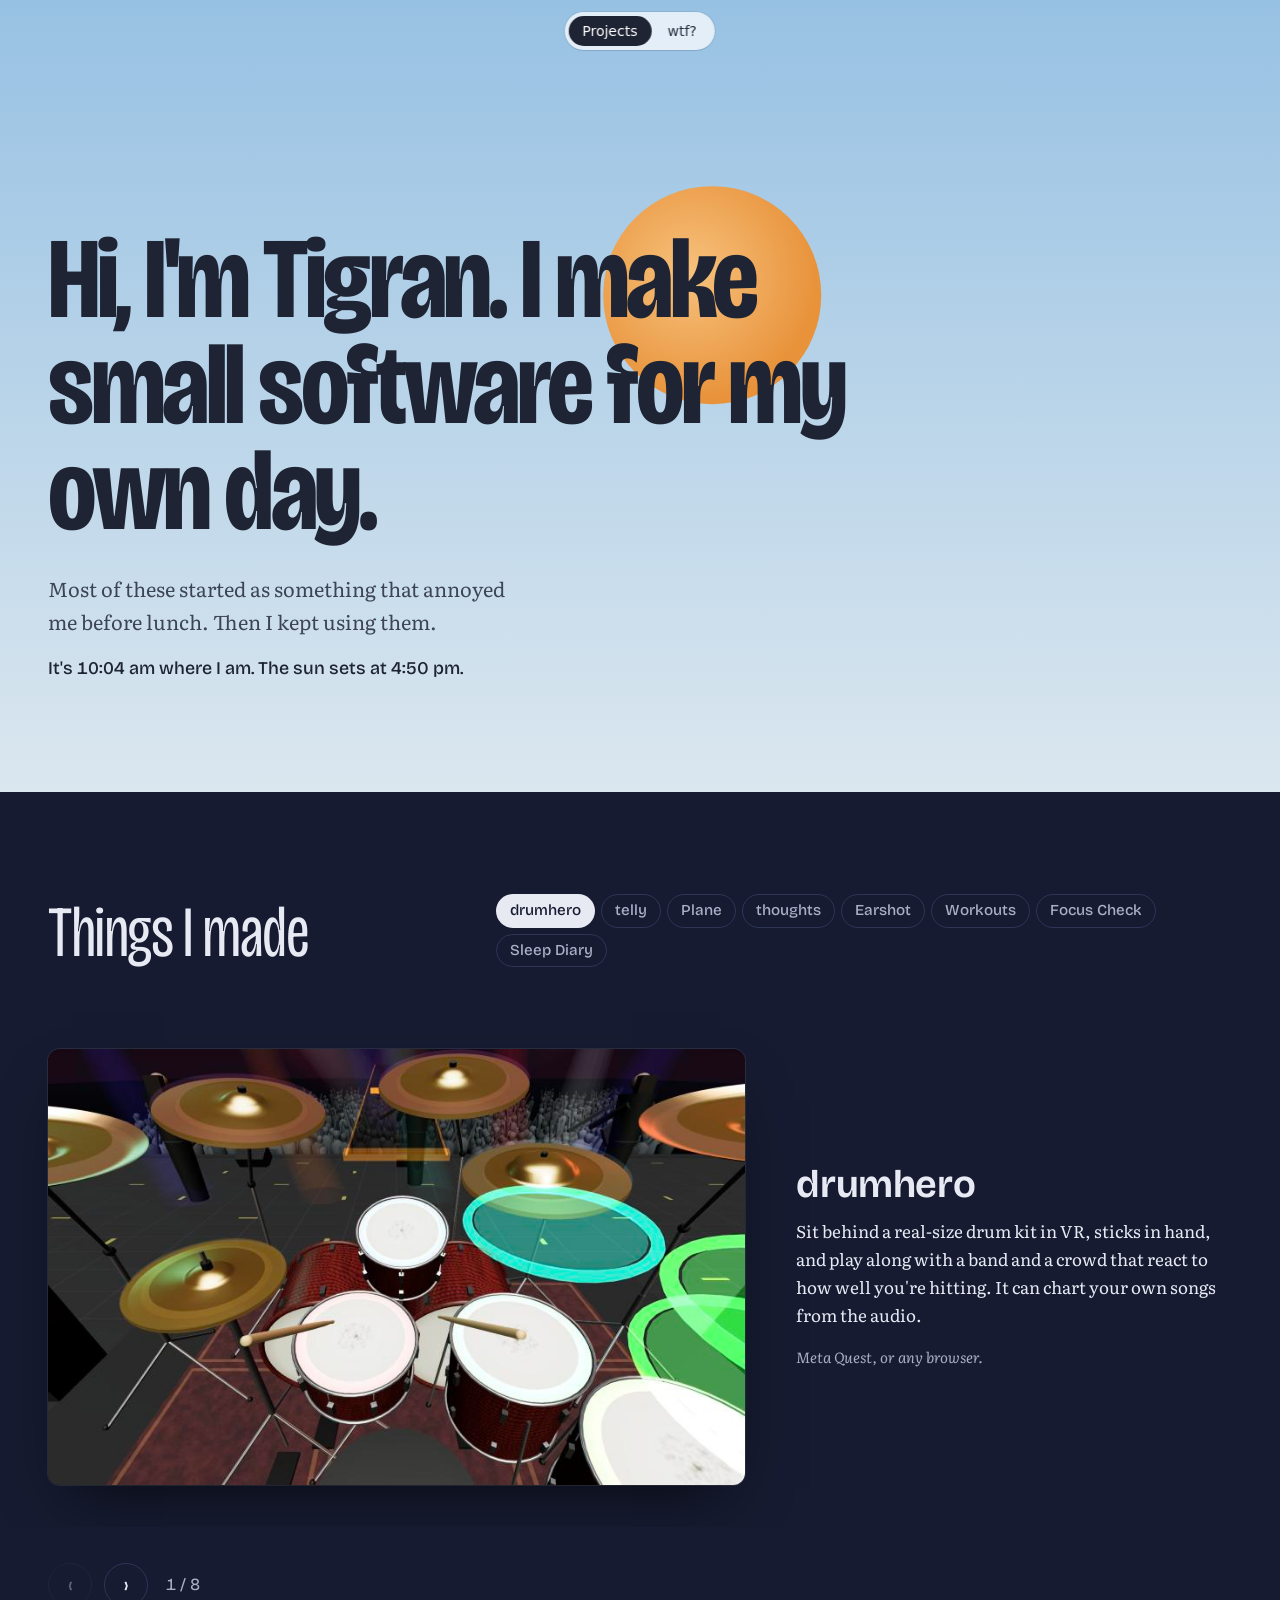
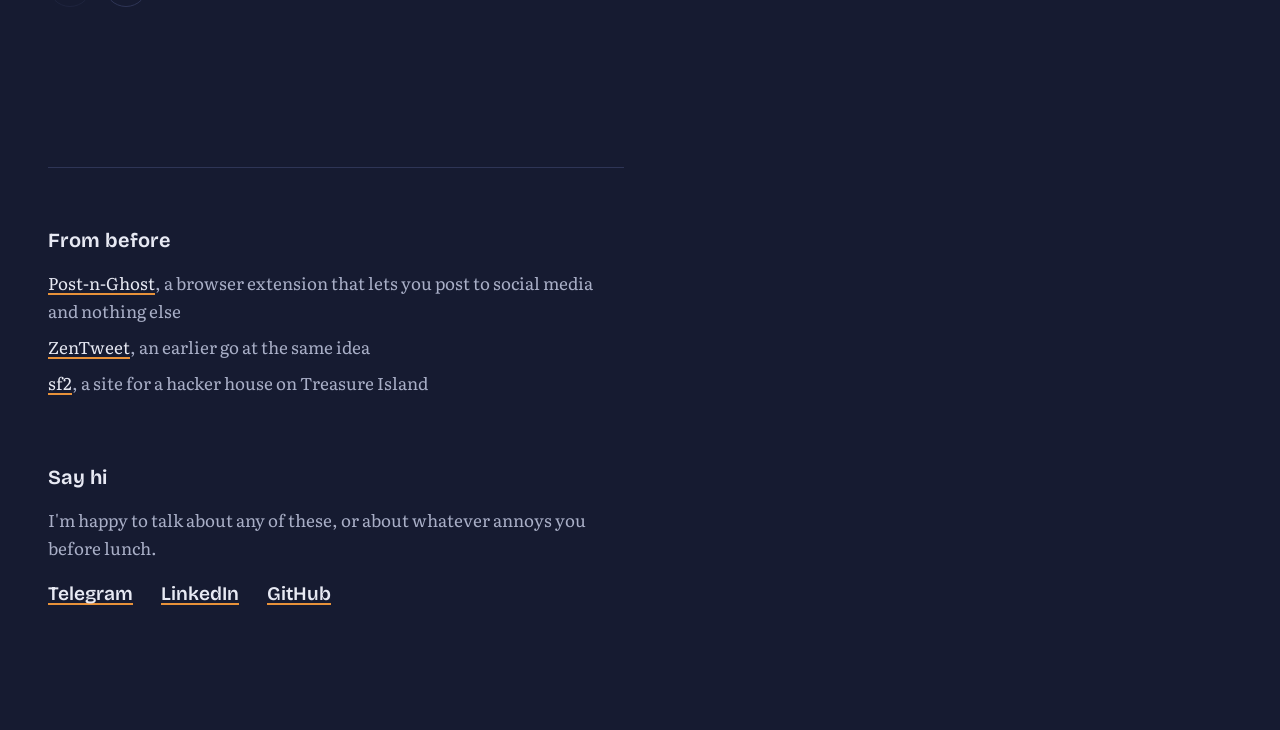
<file: index.html>
<!doctype html>
<html lang="en">
<head>
<meta charset="utf-8">
<meta name="viewport" content="width=device-width, initial-scale=1">
<title>Tigran</title>
<meta name="description" content="Tigran makes small software for his own day: a sleep diary, a focus checker, a workout logger, a VR drum game and more.">
<link rel="preconnect" href="https://fonts.googleapis.com">
<link rel="preconnect" href="https://fonts.gstatic.com" crossorigin>
<link href="https://fonts.googleapis.com/css2?family=Bricolage+Grotesque:opsz,wdth,wght@12..96,75..100,300..800&family=Literata:ital,opsz,wght@0,7..72,400;0,7..72,600;1,7..72,400&display=swap" rel="stylesheet">
<link rel="icon" href="data:image/svg+xml,<svg xmlns='http://www.w3.org/2000/svg' viewBox='0 0 32 32'><circle cx='16' cy='16' r='12' fill='%23E8923A'/></svg>">
<link rel="stylesheet" href="switch.css">
<script src="sun.js" defer></script>
<style>
  :root {
    --morning: #DCE6EE;
    --work: #F4F5F0;
    --afternoon: #F0E1C4;
    --dusk: #CDB6CC;
    --night: #252C4A;
    --late: #161B31;
    --ink: #1E2433;
    --ink-soft: #4A5266;
    --moon: #E7E9F3;
    --moon-soft: #A9AFC7;
    --apricot: #E8923A;
    --apricot-deep: #B5631A;

    --display: "Bricolage Grotesque", system-ui, sans-serif;
    --body: "Literata", Georgia, serif;
    --measure: 36rem;
    --gutter: clamp(16px, 5vw, 48px);
  }

  * { box-sizing: border-box; margin: 0; }
  html { -webkit-text-size-adjust: 100%; }
  body {
    background: var(--morning);
    color: var(--ink);
    font-family: var(--body);
    font-size: 1.0625rem;
    line-height: 1.65;
    font-optical-sizing: auto;
  }

  a { color: inherit; text-decoration-color: var(--apricot); text-decoration-thickness: 2px; text-underline-offset: 3px; }
  a:hover { color: var(--apricot-deep); }
  a:focus-visible { outline: 3px solid var(--apricot); outline-offset: 3px; border-radius: 2px; }

  /* ---------- hero ---------- */
  .hero {
    min-height: 88vh;
    min-height: 88svh;
    display: grid;
    align-content: end;
    padding: 18vh var(--gutter) 12vh;
    position: relative;
    overflow: hidden;
    /* the sky as it is right now where Tigran is (set by sun.js) */
    background: linear-gradient(to bottom, var(--sky-top, var(--morning)), var(--sky-bottom, var(--morning)));
    color: var(--ink);
  }
  :root[data-ready] .hero { transition: background 1.5s, color 1.5s; }
  :root[data-dark="true"] .hero { color: var(--moon); }
  .stars {
    position: absolute;
    inset: 0;
    opacity: var(--stars, 0);
    background-image:
      radial-gradient(1.5px 1.5px at 12% 18%, #fff 50%, transparent 51%),
      radial-gradient(1px 1px at 27% 8%, #fff 50%, transparent 51%),
      radial-gradient(1.5px 1.5px at 41% 26%, #fff 50%, transparent 51%),
      radial-gradient(1px 1px at 56% 12%, #fff 50%, transparent 51%),
      radial-gradient(2px 2px at 68% 30%, #fff 50%, transparent 51%),
      radial-gradient(1px 1px at 79% 6%, #fff 50%, transparent 51%),
      radial-gradient(1.5px 1.5px at 88% 22%, #fff 50%, transparent 51%),
      radial-gradient(1px 1px at 6% 40%, #fff 50%, transparent 51%),
      radial-gradient(1px 1px at 34% 44%, #fff 50%, transparent 51%),
      radial-gradient(1px 1px at 93% 46%, #fff 50%, transparent 51%),
      radial-gradient(1.5px 1.5px at 62% 52%, #fff 50%, transparent 51%),
      radial-gradient(1px 1px at 19% 60%, #fff 50%, transparent 51%);
  }
  .sun {
    position: absolute;
    width: clamp(120px, 17vw, 220px);
    aspect-ratio: 1;
    border-radius: 50%;
    background: radial-gradient(circle at 40% 40%, #F7C27D, var(--apricot) 70%);
    left: var(--sun-x, 82%);
    top: var(--sun-y, 22%);
    translate: -50% -50%;
    opacity: 0;
  }
  :root[data-ready] .sun { transition: left 1.5s, top 1.5s; }
  :root[data-ready] .stars { transition: opacity 1.5s; }
  :root[data-phase] .sun { opacity: 1; animation: rise 2.4s cubic-bezier(.2,.7,.2,1) backwards; }
  @keyframes rise { from { transform: translateY(40%); opacity: 0; } }

  .hero-inner { position: relative; max-width: min(58rem, 64vw); }
  .hero .now {
    margin-top: 1rem;
    min-height: 1.65em;
    font-family: var(--display);
    font-weight: 500;
    font-size: clamp(1rem, 1.4vw, 1.125rem);
  }
  .hero .now time { font-variant-numeric: tabular-nums; }
  .hero h1 {
    font-family: var(--display);
    font-weight: 700;
    font-variation-settings: "wdth" 80;
    font-size: clamp(2.75rem, 9vw, 7.25rem);
    line-height: .92;
    letter-spacing: -0.03em;
  }
  .hero p {
    margin-top: 1.75rem;
    max-width: 30rem;
    font-size: clamp(1.0625rem, 1.6vw, 1.25rem);
    opacity: .82;
  }
  .hero p.now { opacity: 1; }

  /* ---------- projects slideshow ---------- */
  .projects {
    background: var(--late);
    color: var(--moon);
    padding: clamp(56px, 8vw, 104px) 0 clamp(40px, 6vw, 72px);
  }
  .projects-head {
    padding: 0 var(--gutter);
    display: flex;
    flex-wrap: wrap;
    align-items: end;
    justify-content: space-between;
    gap: 20px 32px;
    margin-bottom: clamp(24px, 4vw, 40px);
  }
  .projects-head h2 {
    font-family: var(--display);
    font-weight: 300;
    font-variation-settings: "wdth" 75;
    font-size: clamp(2.5rem, 6vw, 4.5rem);
    line-height: .95;
    letter-spacing: -0.02em;
  }
  .tabs { display: flex; flex-wrap: wrap; gap: 6px; max-width: 46rem; }
  .tabs button {
    font: 500 .95rem/1 var(--display);
    color: var(--moon-soft);
    background: transparent;
    border: 1px solid #2E3556;
    border-radius: 999px;
    padding: 8px 13px;
    cursor: pointer;
  }
  .tabs button:hover { color: var(--moon); border-color: #46507A; }
  .tabs button[aria-current="true"] { background: var(--moon); color: var(--late); border-color: transparent; }

  .track {
    display: grid;
    grid-auto-flow: column;
    grid-auto-columns: 100%;
    overflow-x: auto;
    scroll-snap-type: x mandatory;
    overscroll-behavior-x: contain;
    scrollbar-width: none;
  }
  .track::-webkit-scrollbar { display: none; }
  .track:focus-visible { outline: 3px solid var(--apricot); outline-offset: -3px; }
  .slide {
    scroll-snap-align: start;
    padding: 0 var(--gutter);
    display: grid;
    grid-template-columns: minmax(0, 1.6fr) minmax(15rem, 1fr);
    gap: clamp(24px, 4vw, 56px);
    align-items: center;
  }
  .slide { --shot-h: clamp(260px, 46vw, 520px); }
  .shot { height: var(--shot-h); display: grid; place-items: center; }
  .shot img {
    display: block;
    max-width: 100%;
    max-height: var(--shot-h);
    border-radius: 12px;
    box-shadow: 0 0 0 1px rgba(255, 255, 255, .08), 0 28px 60px -24px rgba(0, 0, 0, .7);
  }
  .shot.phone img { border-radius: 30px; }
  .shot.plain {
    width: 100%;
    border-radius: 12px;
    background: linear-gradient(160deg, #252C4A, #1C2240);
    box-shadow: inset 0 0 0 1px rgba(255, 255, 255, .06);
    align-content: center;
    gap: .5rem;
  }
  .shot.plain span {
    font-family: var(--display);
    font-weight: 700;
    font-variation-settings: "wdth" 80;
    font-size: clamp(2.75rem, 7vw, 5.5rem);
    line-height: 1;
    letter-spacing: -0.02em;
  }
  .shot.plain small { font-size: 1rem; color: var(--moon-soft); }

  .slide h3 {
    font-family: var(--display);
    font-weight: 650;
    font-size: clamp(1.75rem, 3vw, 2.5rem);
    line-height: 1.05;
    letter-spacing: -0.01em;
  }
  .slide h3 a { color: inherit; }
  .slide p { margin-top: .75rem; }
  .slide .made { margin-top: 1rem; font-size: .92rem; font-style: italic; color: var(--moon-soft); }

  .controls { display: flex; align-items: center; gap: 12px; padding: clamp(24px, 3vw, 36px) var(--gutter) 0; }
  .controls button {
    width: 44px; height: 44px;
    border-radius: 50%;
    border: 1px solid #2E3556;
    background: transparent;
    color: var(--moon);
    font: 400 1.4rem/1 var(--display);
    cursor: pointer;
  }
  .controls button:hover:not(:disabled) { border-color: var(--moon-soft); }
  .controls button:disabled { opacity: .35; cursor: default; }
  .counter { margin-left: 6px; font-family: var(--display); font-variant-numeric: tabular-nums; color: var(--moon-soft); }
  .tabs button:focus-visible, .controls button:focus-visible { outline: 3px solid var(--apricot); outline-offset: 2px; }

  /* ---------- older + contact ---------- */
  .after {
    background: var(--late);
    color: var(--moon);
    padding: clamp(48px, 7vw, 88px) var(--gutter) clamp(64px, 10vw, 120px);
  }
  .after .col { max-width: var(--measure); padding-top: clamp(32px, 5vw, 56px); border-top: 1px solid #2E3556; }
  .after h3 {
    font-family: var(--display);
    font-weight: 650;
    font-size: 1.25rem;
    margin-bottom: .75rem;
  }
  .older { list-style: none; padding: 0; display: grid; gap: .5rem; color: var(--moon-soft); }
  .older a { color: var(--moon); }
  .contact { margin-top: clamp(40px, 6vw, 64px); }
  .contact p { color: var(--moon-soft); }
  .links { display: flex; flex-wrap: wrap; gap: .5rem 1.75rem; margin-top: 1rem; font-family: var(--display); font-size: 1.2rem; font-weight: 600; }
  .links a { color: var(--moon); }

  @media (max-width: 760px) {
    .slide { grid-template-columns: 1fr; align-items: start; align-content: start; gap: 24px; }
    .slide { --shot-h: 62svh; }
    .shot { height: auto; }
    .shot.plain { aspect-ratio: 16 / 10; }
    .hero-inner { max-width: none; }
    .sun { width: 110px; }
  }

  @media (prefers-reduced-motion: reduce) {
    :root[data-phase] .sun { animation: none; opacity: 1; }
    :root[data-ready] .sun, :root[data-ready] .hero, :root[data-ready] .stars { transition: none; }
  }
</style>
</head>
<body>

<nav class="switch" aria-label="Choose a version of this site">
  <a href="./" aria-current="page">Projects</a>
  <a href="wtf.html">wtf?</a>
</nav>

<header class="hero">
  <div class="stars" aria-hidden="true"></div>
  <div class="sun" aria-hidden="true"></div>
  <div class="hero-inner">
    <h1>Hi, I'm Tigran. I make small software for my own day.</h1>
    <p>Most of these started as something that annoyed me before lunch. Then I kept using them.</p>
    <p class="now" id="now" aria-live="polite"></p>
  </div>
</header>

<main>
  <section class="projects" aria-roledescription="carousel" aria-labelledby="projects-title">
    <div class="projects-head">
      <h2 id="projects-title">Things I made</h2>
      <div class="tabs" role="group" aria-label="Jump to a project">
        <button type="button" data-go="0" aria-current="true">drumhero</button>
        <button type="button" data-go="1">telly</button>
        <button type="button" data-go="2">Plane</button>
        <button type="button" data-go="3">thoughts</button>
        <button type="button" data-go="4">Earshot</button>
        <button type="button" data-go="5">Workouts</button>
        <button type="button" data-go="6">Focus Check</button>
        <button type="button" data-go="7">Sleep Diary</button>
      </div>
    </div>
    <div class="track" id="track" tabindex="0" aria-label="Projects, use the arrow keys to move between them">
      <article class="slide" id="drumhero" role="group" aria-roledescription="slide" aria-label="1 of 8: drumhero">
        <div class="shot"><img src="shots/drumhero.jpg" alt="drumhero in a browser: a drum kit on a stage in front of a crowd, with glowing rings marking the next notes to hit" loading="eager"></div>
        <div>
          <h3>drumhero</h3>
          <p>Sit behind a real-size drum kit in VR, sticks in hand, and play along with a band and a crowd that react to how well you're hitting. It can chart your own songs from the audio.</p>
          <p class="made">Meta Quest, or any browser.</p>
        </div>
      </article>
      <article class="slide" id="telly" role="group" aria-roledescription="slide" aria-label="2 of 8: telly">
        <div class="shot phone"><img src="shots/telly.jpg" alt="telly on a phone: a grid of recently watched show posters with a star rating, and a review below" loading="lazy"></div>
        <div>
          <h3>telly</h3>
          <p>A diary for TV and anime: what I watched, when, and what I thought of it. Like Letterboxd for everything that isn't there.</p>
          <p class="made">Web and iPhone.</p>
        </div>
      </article>
      <article class="slide" id="plane" role="group" aria-roledescription="slide" aria-label="3 of 8: Plane">
        <div class="shot"><img src="shots/plane.jpg" alt="Plane's canvas: note cards, a small table and three colored sticky notes" loading="lazy"></div>
        <div>
          <h3>Plane</h3>
          <p>An infinite canvas for notes, photos, 3D models, live websites and music, all on one board. Put on a Meta Quest and the same board becomes a room you can stand in.</p>
          <p class="made">Mac app, with a WebXR room for the Quest.</p>
        </div>
      </article>
      <article class="slide" id="thoughts" role="group" aria-roledescription="slide" aria-label="4 of 8: thoughts">
        <div class="shot"><img src="shots/thoughts.jpg" alt="thoughts: a box for writing a post, with recent posts listed below" loading="lazy"></div>
        <div>
          <h3>thoughts</h3>
          <p>A place to post a thought without opening a feed. Writing something down shouldn't cost me forty minutes of scrolling.</p>
          <p class="made">Web, Mac and iPhone.</p>
        </div>
      </article>
      <article class="slide" id="earshot" role="group" aria-roledescription="slide" aria-label="5 of 8: Earshot">
        <div class="shot plain" aria-hidden="true"><span>Earshot</span><small>Mac</small></div>
        <div>
          <h3><a href="https://github.com/tigran3rd/earshot">Earshot</a></h3>
          <p>A little retro recorder, VU meter included, that captures whatever audio an app is playing, with no microphone. I use it to save shows in Russian, Armenian and Mandarin to study later.</p>
          <p class="made">Mac. Open source.</p>
        </div>
      </article>
      <article class="slide" id="workouts" role="group" aria-roledescription="slide" aria-label="6 of 8: Workouts">
        <div class="shot plain" aria-hidden="true"><span>Workouts</span><small>iPhone</small></div>
        <div>
          <h3>Workouts</h3>
          <p>A workout logger fast enough to use with sweaty hands: sets, drop sets, cardio, which gym, which machine. Every set gets a timestamp and the rest timer starts on its own.</p>
          <p class="made">iPhone. Syncs to my Notion when it can.</p>
        </div>
      </article>
      <article class="slide" id="focus-check" role="group" aria-roledescription="slide" aria-label="7 of 8: Focus Check">
        <div class="shot plain" aria-hidden="true"><span>Focus Check</span><small>Mac menu bar</small></div>
        <div>
          <h3>Focus Check</h3>
          <p>Every so often it glances at my screen and asks whether I'm still doing what I said I'd do. Over a thousand check-ins so far, which is a humbling chart.</p>
          <p class="made">Mac menu bar app. Screenshots stay in memory and are never saved.</p>
        </div>
      </article>
      <article class="slide" id="sleep-diary" role="group" aria-roledescription="slide" aria-label="8 of 8: Sleep Diary">
        <div class="shot plain" aria-hidden="true"><span>Sleep Diary</span><small>Mac and iPhone</small></div>
        <div>
          <h3>Sleep Diary</h3>
          <p>A nudge at 8:30 every morning to fill in the Consensus Sleep Diary, the standard questionnaire sleep researchers use. It works out time in bed and sleep efficiency, and exports a spreadsheet.</p>
          <p class="made">Mac and iPhone. Answers never leave the device.</p>
        </div>
      </article>
    </div>
    <div class="controls">
      <button type="button" id="prev" aria-label="Previous project">&lsaquo;</button>
      <button type="button" id="next" aria-label="Next project">&rsaquo;</button>
      <span class="counter" id="counter" aria-live="polite">1 / 8</span>
    </div>
  </section>

  <section class="after" aria-label="Older projects and contact">
    <div class="col">
      <h3>From before</h3>
      <ul class="older">
        <li><a href="https://github.com/tigran3rd/post-n-ghost">Post-n-Ghost</a>, a browser extension that lets you post to social media and nothing else</li>
        <li><a href="https://github.com/tigran3rd/zentweet">ZenTweet</a>, an earlier go at the same idea</li>
        <li><a href="https://github.com/tigran3rd/sf2">sf2</a>, a site for a hacker house on Treasure Island</li>
      </ul>

      <div class="contact">
        <h3>Say hi</h3>
        <p>I'm happy to talk about any of these, or about whatever annoys you before lunch.</p>
        <div class="links">
          <a href="https://t.me/tig_rank">Telegram</a>
          <a href="https://www.linkedin.com/in/tigran3rd/">LinkedIn</a>
          <a href="https://github.com/tigran3rd">GitHub</a>
        </div>
      </div>
    </div>
  </section>
</main>

<script>
  document.addEventListener('sun', ({ detail: s }) => {
    document.getElementById('now').innerHTML = `It's <time>${s.localTime}</time> where I am. ${s.sentence}`;
  });

  // Project slideshow: scroll-snap track, buttons, name tabs, arrow keys, #hash links.
  (() => {
    const track = document.getElementById('track');
    const slides = [...track.querySelectorAll('.slide')];
    const tabs = [...document.querySelectorAll('.tabs button')];
    const prev = document.getElementById('prev'), next = document.getElementById('next');
    const counter = document.getElementById('counter');
    const reduce = matchMedia('(prefers-reduced-motion: reduce)').matches;
    let current = -1;
    let target = null; // slide a button, tab or link is scrolling to

    const go = i => {
      i = Math.max(0, Math.min(slides.length - 1, i));
      target = i;
      track.scrollTo({ left: i * track.clientWidth, behavior: reduce ? 'instant' : 'smooth' });
      show(i);
    };
    function show(i) {
      if (i === current) return;
      current = i;
      counter.textContent = `${i + 1} / ${slides.length}`;
      tabs.forEach((t, j) => t.setAttribute('aria-current', j === i ? 'true' : 'false'));
      slides.forEach((s, j) => s.inert = j !== i);
      prev.disabled = i === 0;
      next.disabled = i === slides.length - 1;
      history.replaceState(null, '', i === 0 ? location.pathname + location.search : '#' + slides[i].id);
    }

    let settle;
    track.addEventListener('scroll', () => {
      clearTimeout(settle);
      settle = setTimeout(() => {
        const i = Math.round(track.scrollLeft / track.clientWidth);
        if (target !== null && i !== target) return; // still on the way
        target = null;
        show(i);
      }, 80);
    }, { passive: true });
    // A swipe or wheel takes over from a button's scroll.
    for (const type of ['touchstart', 'wheel', 'pointerdown']) track.addEventListener(type, () => { target = null; }, { passive: true });
    prev.addEventListener('click', () => go(current - 1));
    next.addEventListener('click', () => go(current + 1));
    tabs.forEach((t, i) => t.addEventListener('click', () => go(i)));
    track.addEventListener('keydown', e => {
      if (e.key === 'ArrowRight') { e.preventDefault(); go(current + 1); }
      if (e.key === 'ArrowLeft') { e.preventDefault(); go(current - 1); }
    });

    // Open on the project named in the address (e.g. #telly), if any.
    const start = Math.max(0, slides.findIndex(s => '#' + s.id === location.hash));
    show(start);
    if (start) track.scrollTo({ left: start * track.clientWidth, behavior: 'instant' });
    addEventListener('hashchange', () => {
      const i = slides.findIndex(s => '#' + s.id === location.hash);
      if (i >= 0) go(i);
    });
    addEventListener('resize', () => track.scrollTo({ left: current * track.clientWidth, behavior: 'instant' }));
  })();
</script>
</body>
</html>
</file>
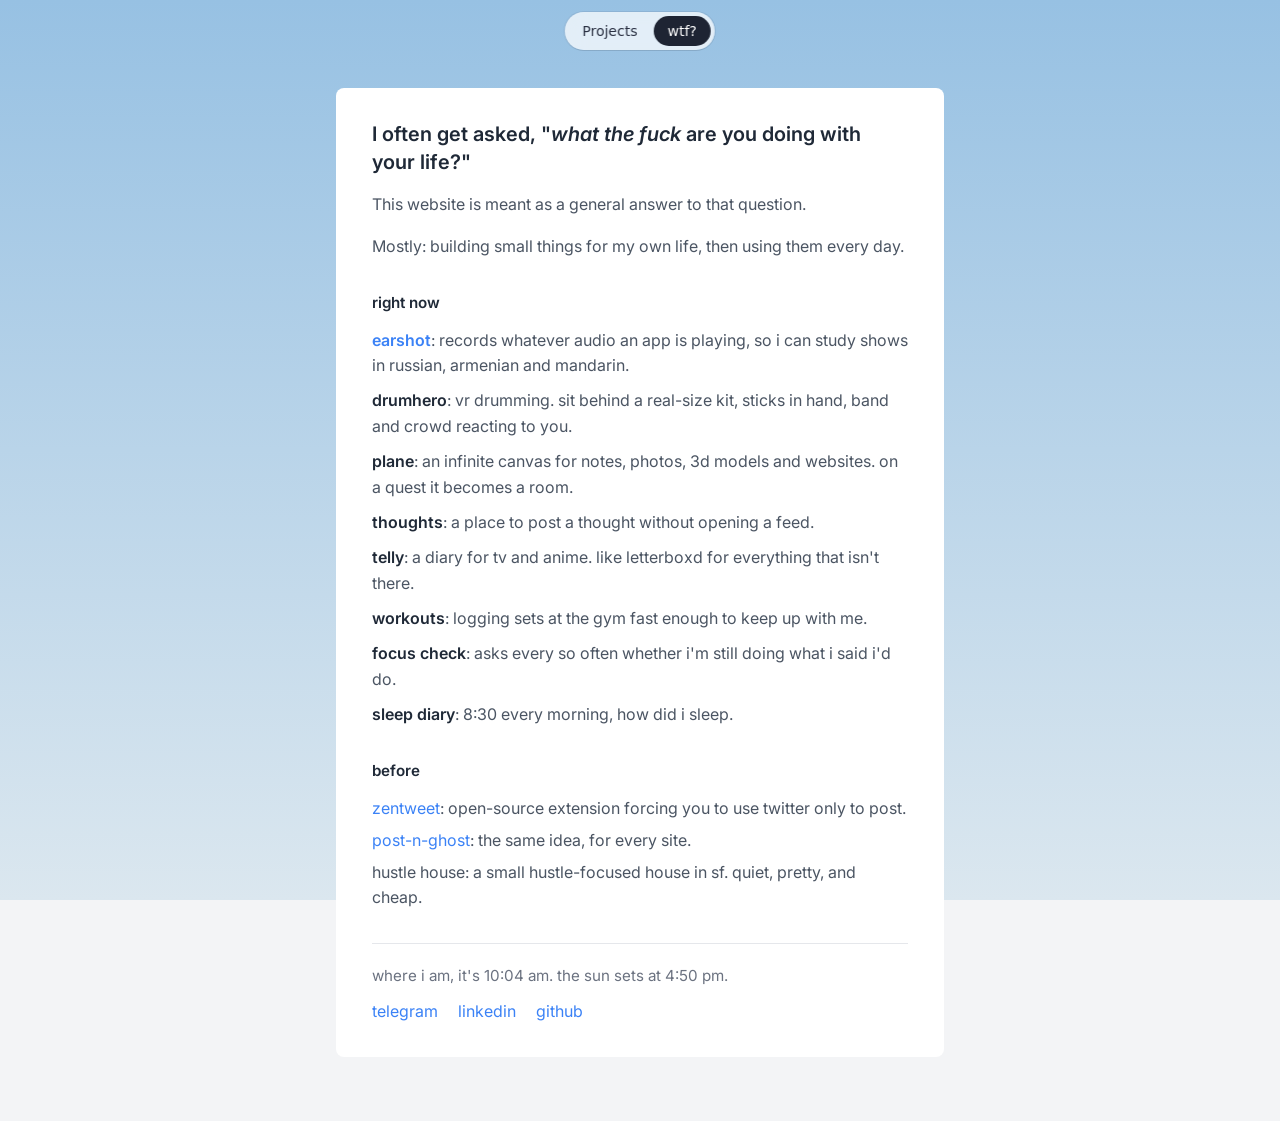
<file: wtf.html>
<!doctype html>
<html lang="en">
<head>
<meta charset="utf-8">
<meta name="viewport" content="width=device-width, initial-scale=1">
<title>wtf?</title>
<meta name="description" content="what the fuck are you doing with your life, Tigran? idk, but something cool.">
<link rel="preconnect" href="https://fonts.googleapis.com">
<link rel="preconnect" href="https://fonts.gstatic.com" crossorigin>
<link href="https://fonts.googleapis.com/css2?family=Inter:wght@400;500;600;700&display=swap" rel="stylesheet">
<link rel="icon" href="data:image/svg+xml,<svg xmlns='http://www.w3.org/2000/svg' viewBox='0 0 32 32'><circle cx='16' cy='16' r='12' fill='%23E8923A'/></svg>">
<link rel="stylesheet" href="switch.css">
<script src="sun.js" defer></script>
<style>
  :root {
    --card: #ffffff;
    --heading: #1f2937;
    --text: #4b5563;
    --muted: #6b7280;
    --link: #3b82f6;
    --rule: #e5e7eb;
  }
  :root[data-dark="true"] {
    --card: #141a2e;
    --heading: #f3f4f6;
    --text: #c7cbd6;
    --muted: #8f96aa;
    --link: #7fb0ff;
    --rule: #262d45;
  }

  * { box-sizing: border-box; margin: 0; }
  html { -webkit-text-size-adjust: 100%; }
  body {
    min-height: 100vh;
    min-height: 100svh;
    /* the sky as it is right now where Tigran is (set by sun.js) */
    background: #f3f4f6 fixed linear-gradient(to bottom, var(--sky-top, #f3f4f6), var(--sky-bottom, #f3f4f6));
    font-family: Inter, system-ui, sans-serif;
    color: var(--text);
    line-height: 1.6;
    padding: 88px 16px 64px;
  }

  main {
    max-width: 38rem;
    margin: 0 auto;
    padding: 24px;
    background: var(--card);
    border-radius: 8px;
  }
  :root[data-ready] main { transition: background 1.5s, color 1.5s; }
  @media (min-width: 640px) { main { padding: 32px 36px; } }

  h1 { font-size: 1.25rem; font-weight: 600; line-height: 1.4; color: var(--heading); margin-bottom: 1rem; }
  h1 i { font-weight: 600; }
  h2 { font-size: .95rem; font-weight: 600; color: var(--heading); margin: 2rem 0 .75rem; }
  p { margin-bottom: 1rem; }

  a { color: var(--link); text-decoration: none; }
  a:hover { text-decoration: underline; }
  a:focus-visible { outline: 2px solid var(--link); outline-offset: 2px; border-radius: 2px; }

  ul { list-style: none; padding: 0; }
  li { margin-bottom: .6rem; }
  li strong { color: var(--heading); font-weight: 600; }
  .older li { margin-bottom: .4rem; }

  .now {
    margin: 2rem 0 0;
    padding-top: 1.25rem;
    border-top: 1px solid var(--rule);
    font-size: .95rem;
    color: var(--muted);
    min-height: 3.2em;
  }
  .contact { margin: .5rem 0 0; display: flex; gap: 1.25rem; flex-wrap: wrap; }
</style>
</head>
<body>

<nav class="switch" aria-label="Choose a version of this site">
  <a href="./">Projects</a>
  <a href="wtf.html" aria-current="page">wtf?</a>
</nav>

<main>
  <h1>I often get asked, "<i>what the fuck</i> are you doing with your life?"</h1>
  <p>This website is meant as a general answer to that question.</p>
  <p>Mostly: building small things for my own life, then using them every day.</p>

  <h2>right now</h2>
  <ul>
    <li><strong><a href="https://github.com/tigran3rd/earshot">earshot</a></strong>: records whatever audio an app is playing, so i can study shows in russian, armenian and mandarin.</li>
    <li><strong>drumhero</strong>: vr drumming. sit behind a real-size kit, sticks in hand, band and crowd reacting to you.</li>
    <li><strong>plane</strong>: an infinite canvas for notes, photos, 3d models and websites. on a quest it becomes a room.</li>
    <li><strong>thoughts</strong>: a place to post a thought without opening a feed.</li>
    <li><strong>telly</strong>: a diary for tv and anime. like letterboxd for everything that isn't there.</li>
    <li><strong>workouts</strong>: logging sets at the gym fast enough to keep up with me.</li>
    <li><strong>focus check</strong>: asks every so often whether i'm still doing what i said i'd do.</li>
    <li><strong>sleep diary</strong>: 8:30 every morning, how did i sleep.</li>
  </ul>

  <h2>before</h2>
  <ul class="older">
    <li><a href="https://github.com/tigran3rd/zentweet">zentweet</a>: open-source extension forcing you to use twitter only to post.</li>
    <li><a href="https://github.com/tigran3rd/post-n-ghost">post-n-ghost</a>: the same idea, for every site.</li>
    <li>hustle house: a small hustle-focused house in sf. quiet, pretty, and cheap.</li>
  </ul>

  <p class="now" id="now" aria-live="polite"></p>
  <div class="contact">
    <a href="https://t.me/tig_rank">telegram</a>
    <a href="https://www.linkedin.com/in/tigran3rd/">linkedin</a>
    <a href="https://github.com/tigran3rd">github</a>
  </div>
</main>

<script>
  document.addEventListener('sun', ({ detail: s }) => {
    document.getElementById('now').textContent =
      `where i am, it's ${s.localTime}. ${s.sentence.toLowerCase()}`;
  });
</script>
</body>
</html>
</file>
<file: switch.css>
/* Version switch, shown at the top of every version while Tigran picks one. */
.switch {
  position: fixed;
  top: 12px;
  left: 50%;
  translate: -50% 0;
  z-index: 50;
  display: flex;
  padding: 4px;
  gap: 2px;
  border-radius: 999px;
  background: rgba(255, 255, 255, .72);
  backdrop-filter: blur(10px);
  -webkit-backdrop-filter: blur(10px);
  box-shadow: 0 1px 0 rgba(0, 0, 0, .06), 0 0 0 1px rgba(20, 24, 40, .08);
  font: 500 14px/1 system-ui, -apple-system, sans-serif;
}
.switch a {
  color: #2A3042;
  text-decoration: none;
  padding: 8px 14px;
  border-radius: 999px;
  white-space: nowrap;
}
.switch a:hover { background: rgba(20, 24, 40, .06); color: #2A3042; }
.switch a[aria-current="page"] { background: #1E2433; color: #fff; }
.switch a:focus-visible { outline: 2px solid #E8923A; outline-offset: 2px; }
:root[data-dark="true"] .switch { background: rgba(20, 24, 44, .7); box-shadow: 0 0 0 1px rgba(255, 255, 255, .1); }
:root[data-dark="true"] .switch a { color: #D8DCEB; }
:root[data-dark="true"] .switch a:hover { background: rgba(255, 255, 255, .08); }
:root[data-dark="true"] .switch a[aria-current="page"] { background: #E7E9F3; color: #161B31; }
</file>
